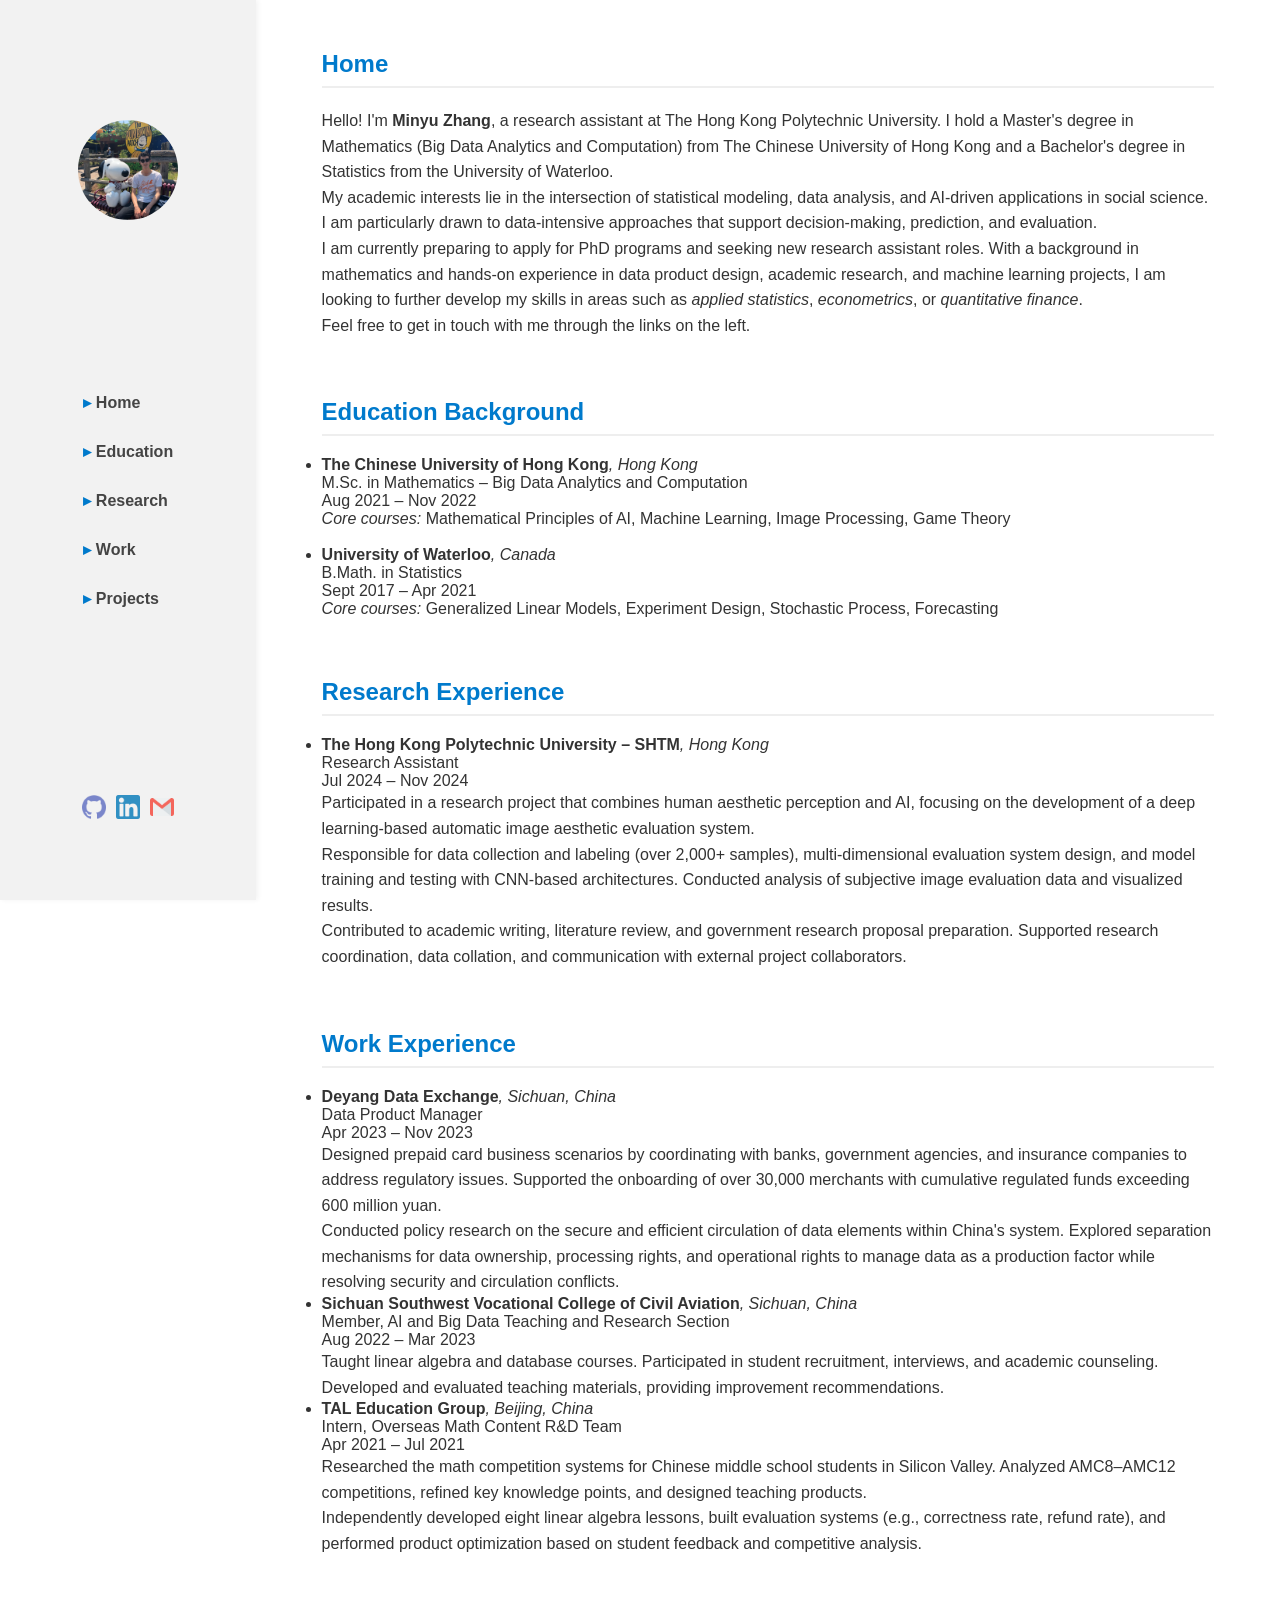
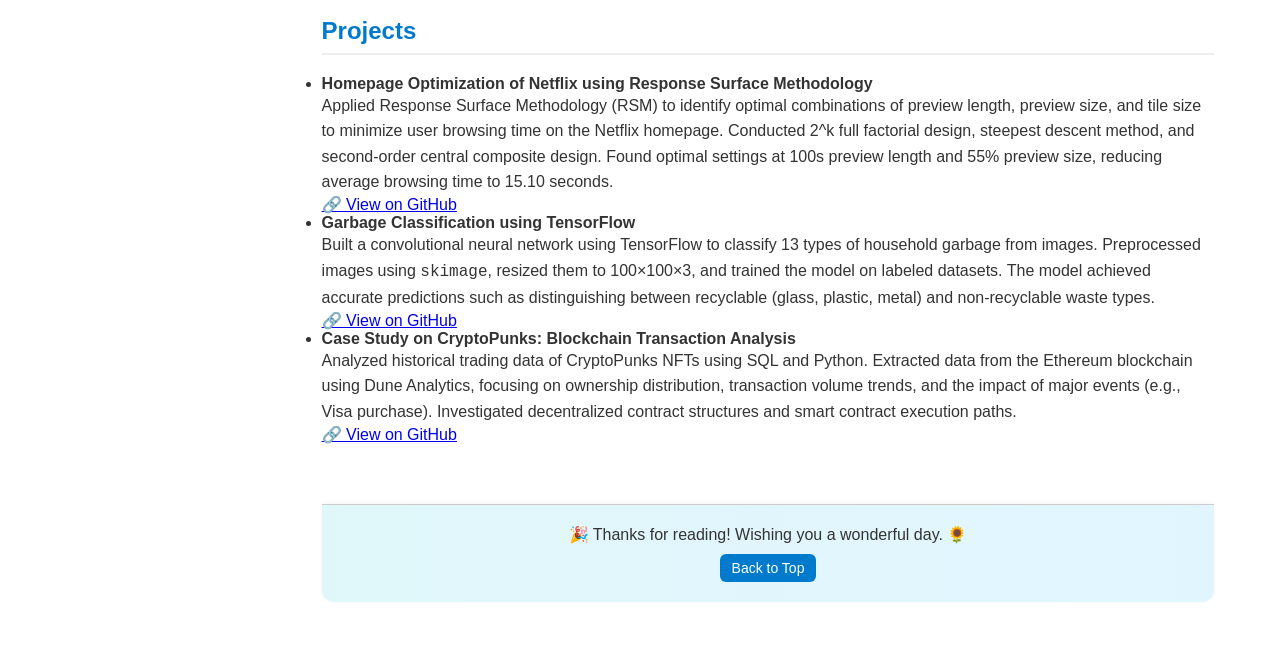
<file: index.html>
<!DOCTYPE html>
<html lang="en">
<head>
  <meta charset="UTF-8" />
  <meta name="viewport" content="width=device-width, initial-scale=1.0"/>
  <title>Minyu Zhang's Homepage</title>
  <link rel="stylesheet" href="style.css">
  <script src="app.js"></script>
</head>


<body>

  <div class="sidebar">
    <div class="top">
      <img src="assets/avator.png" alt="avator" />
    </div>
    <nav class="middle">
      <a href="#home">Home</a>
      <a href="#education">Education</a>
      <a href="#research">Research</a>
      <a href="#experience">Work</a>
      <a href="#projects">Projects</a>
    </nav>

    <div class="bottom">
      <div class="contact-links">
        <a href="https://github.com/zmylalala" target="_blank">
          <img src="assets/github.png" alt="GitHub">
        </a>
        <a href="https://www.linkedin.com/in/minyu-zhang-a1036014a/" target="_blank">
          <img src="assets/linkedin.png" alt="LinkedIn">
        </a>
        <a href="1370302950@qq.com">
          <img src="assets/email.png" alt="Email">
        </a>
      </div>
    </div>
  </div>

  <div class="content">
    <section id="home">
      <h2>Home</h2>
      <p>
        Hello! I'm <strong>Minyu Zhang</strong>, a research assistant at The Hong Kong Polytechnic University. I hold a Master's degree in Mathematics (Big Data Analytics and Computation) from The Chinese University of Hong Kong and a Bachelor's degree in Statistics from the University of Waterloo.
      </p>
      <p>
        My academic interests lie in the intersection of statistical modeling, data analysis, and AI-driven applications in social science. I am particularly drawn to data-intensive approaches that support decision-making, prediction, and evaluation.
      </p>
      <p>
        I am currently preparing to apply for PhD programs and seeking new research assistant roles. With a background in mathematics and hands-on experience in data product design, academic research, and machine learning projects, I am looking to further develop my skills in areas such as <em>applied statistics</em>, <em>econometrics</em>, or <em>quantitative finance</em>.
      </p>
      <p>
        Feel free to get in touch with me through the links on the left.
      </p>
    </section>


    <section id="education">
      <h2>Education Background</h2>
      <ul>
        <li>
          <strong>The Chinese University of Hong Kong</strong><em>, Hong Kong</em><br>
          M.Sc. in Mathematics – Big Data Analytics and Computation<br>
          Aug 2021 – Nov 2022<br>
          <em>Core courses:</em>  Mathematical Principles of AI, Machine Learning, Image Processing, Game Theory
        </li>
        <br>
        <li>
          <strong>University of Waterloo</strong><em>, Canada</em><br>
          B.Math. in Statistics<br>
          Sept 2017 – Apr 2021<br>
          <em>Core courses:</em> Generalized Linear Models, Experiment Design, Stochastic Process, Forecasting
        </li>
      </ul>
    </section>


    <section id="research">
      <h2>Research Experience</h2>
      <ul>
        <li>
          <strong>The Hong Kong Polytechnic University – SHTM</strong><em>, Hong Kong</em><br>
          Research Assistant<br>
          Jul 2024 – Nov 2024<br>
          <p>
            Participated in a research project that combines human aesthetic perception and AI, focusing on the development of a deep learning-based automatic image aesthetic evaluation system.
          </p>
          <p>
            Responsible for data collection and labeling (over 2,000+ samples), multi-dimensional evaluation system design, and model training and testing with CNN-based architectures. Conducted analysis of subjective image evaluation data and visualized results.
          </p>
          <p>
            Contributed to academic writing, literature review, and government research proposal preparation. Supported research coordination, data collation, and communication with external project collaborators.
          </p>
        </li>
      </ul>
    </section>


    <section id="experience">
      <h2>Work Experience</h2>
      <ul>
        <li>
          <strong>Deyang Data Exchange</strong><em>, Sichuan, China</em><br>
          Data Product Manager<br>
          Apr 2023 – Nov 2023
          <p>
            Designed prepaid card business scenarios by coordinating with banks, government agencies, and insurance companies to address regulatory issues. Supported the onboarding of over 30,000 merchants with cumulative regulated funds exceeding 600 million yuan.
          </p>
          <p>
            Conducted policy research on the secure and efficient circulation of data elements within China's system. Explored separation mechanisms for data ownership, processing rights, and operational rights to manage data as a production factor while resolving security and circulation conflicts.
          </p>
        </li>

        <li>
          <strong>Sichuan Southwest Vocational College of Civil Aviation</strong><em>, Sichuan, China</em><br>
          Member, AI and Big Data Teaching and Research Section<br>
          Aug 2022 – Mar 2023
          <p>
            Taught linear algebra and database courses. Participated in student recruitment, interviews, and academic counseling. Developed and evaluated teaching materials, providing improvement recommendations.
          </p>
        </li>

        <li>
          <strong>TAL Education Group</strong><em>, Beijing, China</em><br>
          Intern, Overseas Math Content R&D Team<br>
          Apr 2021 – Jul 2021
          <p>
            Researched the math competition systems for Chinese middle school students in Silicon Valley. Analyzed AMC8–AMC12 competitions, refined key knowledge points, and designed teaching products.
          </p>
          <p>
            Independently developed eight linear algebra lessons, built evaluation systems (e.g., correctness rate, refund rate), and performed product optimization based on student feedback and competitive analysis.
          </p>
        </li>
      </ul>
    </section>


    <section id="projects">
      <h2>Projects</h2>
      <ul>
        <li>
          <strong>Homepage Optimization of Netflix using Response Surface Methodology</strong><br>
          <p>
            Applied Response Surface Methodology (RSM) to identify optimal combinations of preview length, preview size, and tile size to minimize user browsing time on the Netflix homepage. Conducted 2^k full factorial design, steepest descent method, and second-order central composite design. Found optimal settings at 100s preview length and 55% preview size, reducing average browsing time to 15.10 seconds.
          </p>
          <a href="https://github.com/zmylalala/Optimization-using-RSM" target="_blank">🔗 View on GitHub</a>
        </li>

        <li>
          <strong>Garbage Classification using TensorFlow</strong><br>
          <p>
            Built a convolutional neural network using TensorFlow to classify 13 types of household garbage from images. Preprocessed images using <code>skimage</code>, resized them to 100×100×3, and trained the model on labeled datasets. The model achieved accurate predictions such as distinguishing between recyclable (glass, plastic, metal) and non-recyclable waste types.
          </p>
          <a href="https://github.com/zmylalala/GSS-using-CNN" target="_blank">🔗 View on GitHub</a>
        </li>

        <li>
          <strong>Case Study on CryptoPunks: Blockchain Transaction Analysis</strong><br>
          <p>
            Analyzed historical trading data of CryptoPunks NFTs using SQL and Python. Extracted data from the Ethereum blockchain using Dune Analytics, focusing on ownership distribution, transaction volume trends, and the impact of major events (e.g., Visa purchase). Investigated decentralized contract structures and smart contract execution paths.
          </p>
          <a href="https://github.com/zmylalala/Cryptopunks_Analysis" target="_blank">🔗 View on GitHub</a>
        </li>
      </ul>
    </section>


    <footer class="end-banner" id="endBanner">
      <p>🎉 Thanks for reading! Wishing you a wonderful day. 🌻</p>
      <button onclick="scrollToTop()" class="back-to-top">Back to Top</button>
    </footer>

  </div>

</body>
</html>
</file>
<file: style.css>
/* 通用样式 */
* {
  margin: 0;
  padding: 0;
  box-sizing: border-box;
}

body {
  font-family: 'Segoe UI', Tahoma, Geneva, Verdana, sans-serif;
  display: flex;
  scroll-behavior: smooth;
  background-color: #ffffff;
  color: #333;
}

/* 左侧导航栏 */
.sidebar {
  position: fixed;
  top: 0;
  left: 0;
  width: 20%;
  height: 100vh;
  background-color: #f2f2f2;
  display: flex;
  flex-direction: column;
  align-items: center;
  padding: 20px 10px;
  box-shadow: 2px 0 5px rgba(0, 0, 0, 0.05);
}

/* 头像部分：在顶部和导航之间居中 */
.sidebar .top {
  display: flex;
  justify-content: center;
  align-items: flex-end;
  margin-bottom: auto;
  padding-top: 100px;
  padding-bottom: 0px;
}

.sidebar .top img {
  width: 100px;
  height: 100px;
  border-radius: 50%;
  object-fit: cover;
  flex-grow: 1;
}

/* 导航垂直居中显示 */
.sidebar .middle {
  display: flex;
  flex-direction: column;
  justify-content: center;
  align-items: left-center;
  flex-grow: 3;
}

.sidebar .middle a {
  margin: 15px 0;
  text-decoration: none;
  font-weight: bold;
  color: #444;
  transition: color 0.3s;
}
.sidebar .middle a::before {
  content: "▸";
  display: inline-block;
  margin-right: 5px;
  color: #007acc;
  font-weight: bold;
}
.sidebar .middle a:hover {
  color: #007acc;
}

/* 联系方式图标栏 */
.sidebar .contact-links {
  display: flex;
  gap: 10px;
  padding: 15px 0;
}

.sidebar .contact-links img {
  width: 24px;
  height: 24px;
  opacity: 0.8;
  transition: opacity 0.3s;
}

.sidebar .contact-links img:hover {
  opacity: 1;
}

/* 最底部预留空间（可加其他信息） */
.sidebar .bottom {
  height: 100px;
}

/* 正文区域 */
.content {
  margin-left: 22%;
  margin-right: 2%;
  padding: 50px 40px;
  width: 80%;
  background-color: #fff;
}

section {
  margin-bottom: 60px;
}

section h2 {
  border-bottom: 2px solid #eee;
  padding-bottom: 8px;
  margin-bottom: 20px;
  font-size: 24px;
  color: #007acc;
}

section p {
  line-height: 1.6;
  font-size: 16px;
}

/* 移动端适配 */
@media (max-width: 768px) {
  body {
    flex-direction: column;
  }

  .sidebar {
    position: relative;
    width: 100%;
    height: auto;
    flex-direction: row;
    justify-content: space-around;
    padding: 10px;
  }

  .sidebar .top,
  .sidebar .middle,
  .sidebar .bottom {
    flex: unset;
    display: flex;
    align-items: center;
    justify-content: center;
    padding: 0;
  }

  .sidebar .top img {
    width: 60px;
    height: 60px;
  }

  .sidebar .contact-links {
    padding: 10px 0;
  }

  .content {
    margin-left: 0;
    width: 100%;
    padding: 20px;
  }
}


.end-banner {
  margin-top: 60px;
  padding: 20px 30px;
  background: linear-gradient(to right, #e0f7fa, #e1f5fe);
  color: #333;
  text-align: center;
  font-size: 16px;
  font-weight: 500;
  border-top: 1px solid #ccc;
  box-shadow: 0 -1px 4px rgba(0, 0, 0, 0.05);
  border-radius: 0 0 12px 12px;
  opacity: 0;
  transform: translateY(20px);
  transition: opacity 0.8s ease, transform 0.8s ease;
}

/* 滑到底部后显示 banner */
.end-banner.visible {
  opacity: 1;
  transform: translateY(0);
}

.back-to-top {
  margin-top: 10px;
  padding: 6px 12px;
  background-color: #007acc;
  color: white;
  border: none;
  border-radius: 6px;
  font-size: 14px;
  cursor: pointer;
  transition: background-color 0.3s ease;
}

.back-to-top:hover {
  background-color: #005fa3;
}

/*粒子特效
#tsparticles {
  position: fixed;
  top: 0;
  left: 0;
  width: 100%;
  height: 100%;
  z-index: 0;
  pointer-events: none;
}*/
</file>
